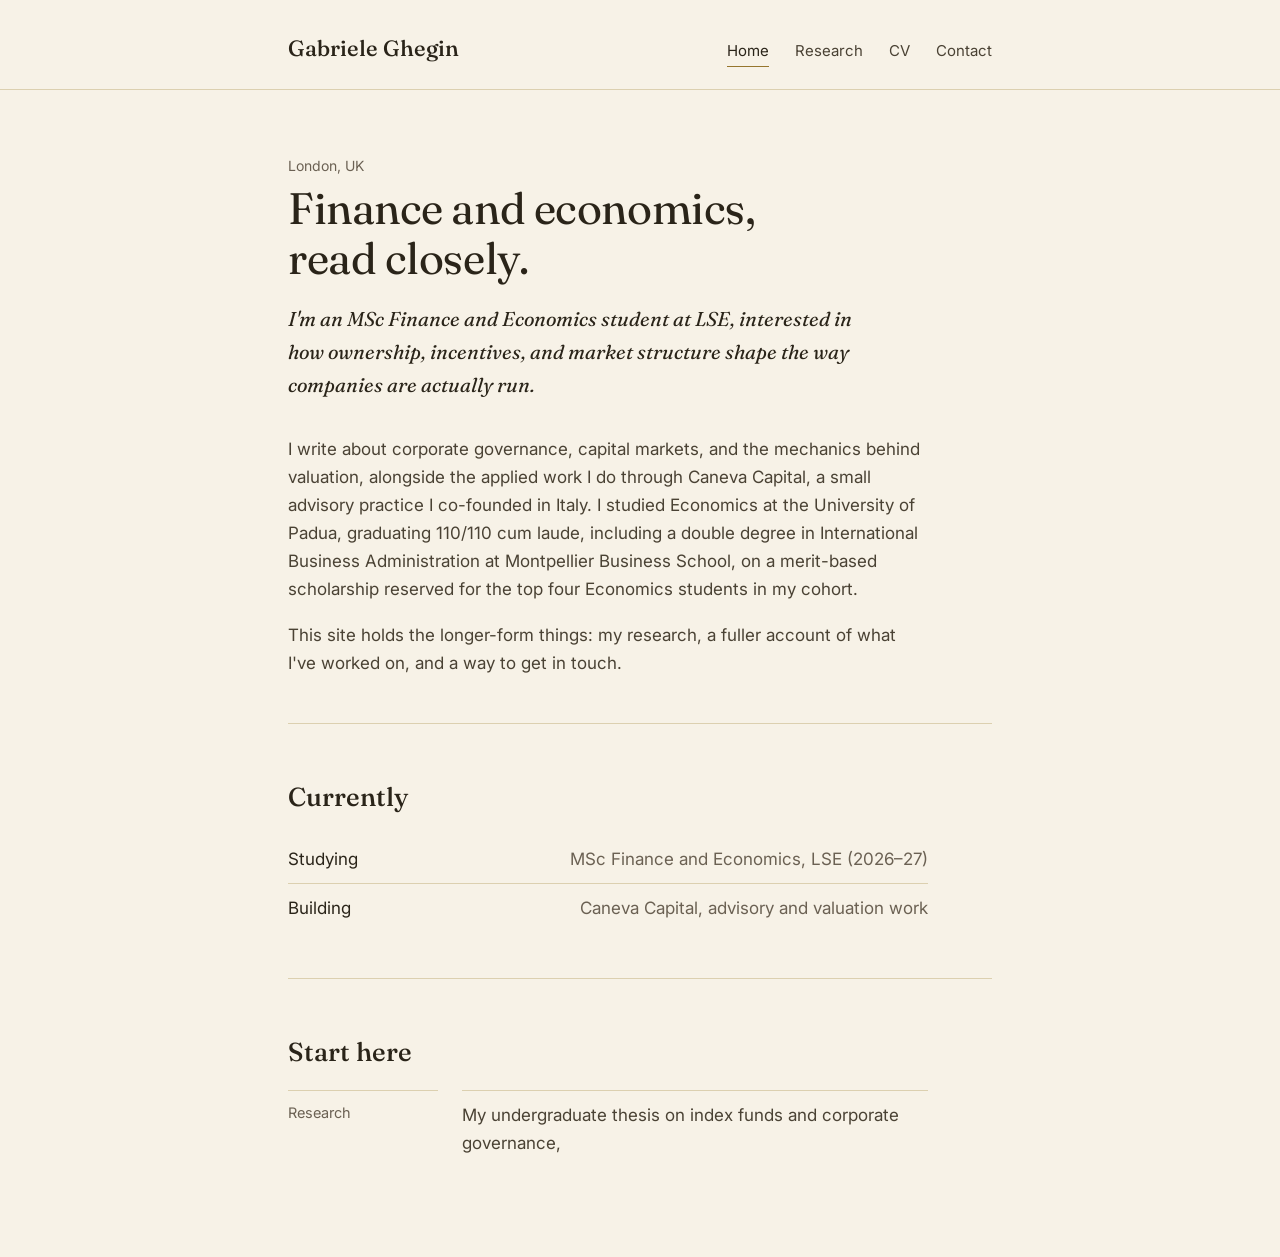
<file: index.html>
<!DOCTYPE html>
<html lang="en">
<head>
<meta charset="UTF-8">
<meta name="viewport" content="width=device-width, initial-scale=1.0">
<title>Gabriele Ghegin</title>
<meta name="description" content="Gabriele Ghegin — MSc Finance and Economics, LSE. Research, experience, and contact.">
<link rel="stylesheet" href="style.css">
</head>
<body>

<header class="masthead">
  <div class="row">
    <a class="brand" href="index.html">Gabriele Ghegin</a>
    <nav class="primary">
      <a class="current" href="index.html">Home</a>
      <a href="research.html">Research</a>
      <a href="cv.html">CV</a>
      <a href="contact.html">Contact</a>
    </nav>
  </div>
</header>

<main>
  <div class="wrap">
    <p class="meta">London, UK</p>
    <h1>Finance and economics,<br>read closely.</h1>
    <p class="lede">I'm an MSc Finance and Economics student at LSE, interested in how ownership, incentives, and market structure shape the way companies are actually run.</p>

    <p>I write about corporate governance, capital markets, and the mechanics behind valuation, alongside the applied work I do through Caneva Capital, a small advisory practice I co-founded in Italy. I studied Economics at the University of Padua, graduating 110/110 cum laude, including a double degree in International Business Administration at Montpellier Business School, on a merit-based scholarship reserved for the top four Economics students in my cohort.</p>

    <p>This site holds the longer-form things: my research, a fuller account of what I've worked on, and a way to get in touch.</p>

    <hr class="rule">

    <h2>Currently</h2>
    <ul class="plain">
      <li><span class="label">Studying</span><span class="value">MSc Finance and Economics, LSE (2026–27)</span></li>
      <li><span class="label">Building</span><span class="value">Caneva Capital, advisory and valuation work</span></li>
    </ul>

    <hr class="rule">

    <h2>Start here</h2>
    <div class="two-col">
      <dt>Research</dt>
      <dd>My undergraduate thesis on index funds and corporate governance,
</file>
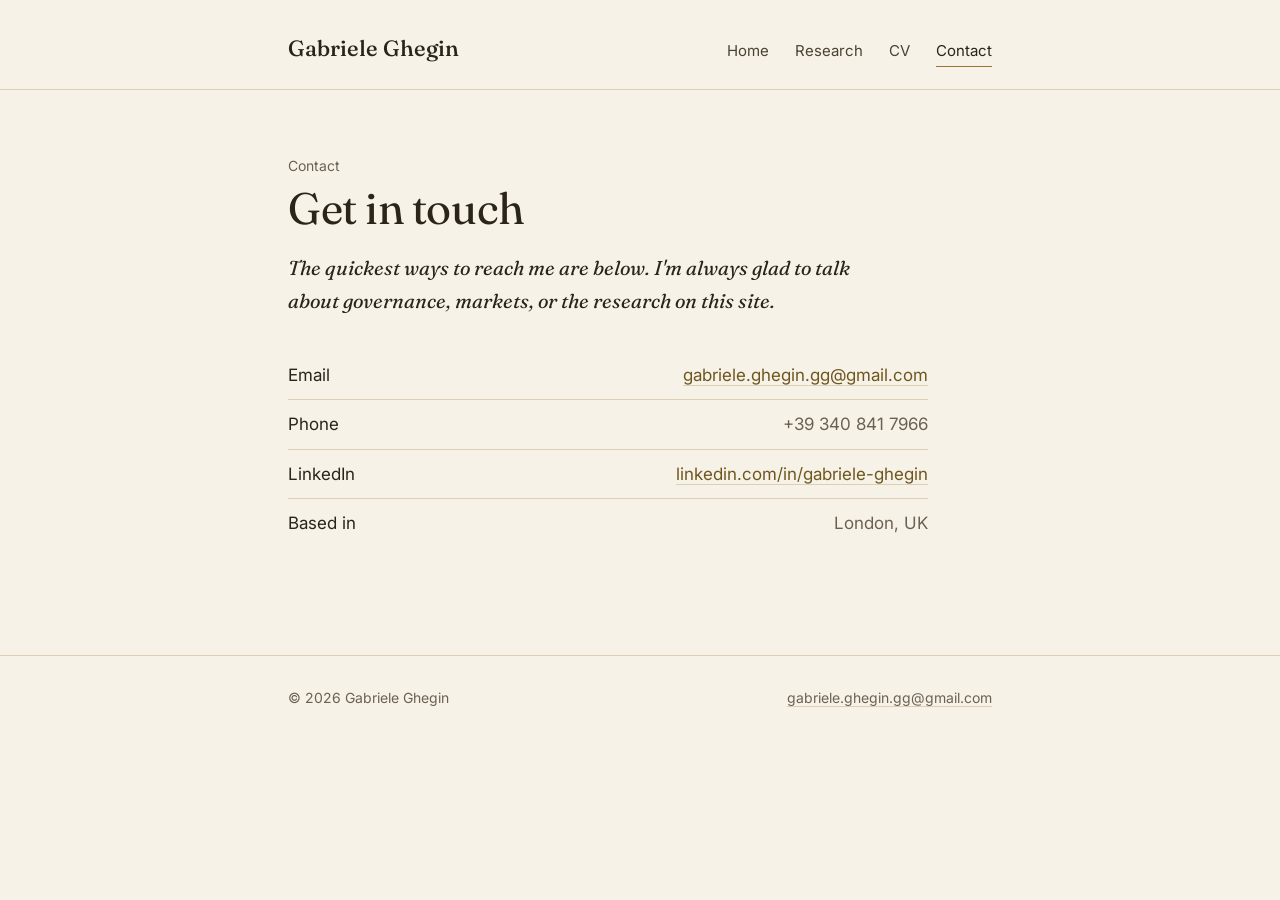
<file: contact.html>
<!DOCTYPE html>
<html lang="en">
<head>
<meta charset="UTF-8">
<meta name="viewport" content="width=device-width, initial-scale=1.0">
<title>Contact — Gabriele Ghegin</title>
<meta name="description" content="Get in touch with Gabriele Ghegin.">
<link rel="stylesheet" href="style.css">
</head>
<body>

<header class="masthead">
  <div class="row">
    <a class="brand" href="index.html">Gabriele Ghegin</a>
    <nav class="primary">
      <a href="index.html">Home</a>
      <a href="research.html">Research</a>
      <a href="cv.html">CV</a>
      <a class="current" href="contact.html">Contact</a>
    </nav>
  </div>
</header>

<main>
  <div class="wrap">
    <p class="meta">Contact</p>
    <h1>Get in touch</h1>
    <p class="lede">The quickest ways to reach me are below. I'm always glad to talk about governance, markets, or the research on this site.</p>

    <ul class="plain">
      <li><span class="label">Email</span><span class="value"><a href="mailto:gabriele.ghegin.gg@gmail.com">gabriele.ghegin.gg@gmail.com</a></span></li>
      <li><span class="label">Phone</span><span class="value">+39 340 841 7966</span></li>
      <li><span class="label">LinkedIn</span><span class="value"><a href="https://www.linkedin.com/in/gabriele-ghegin-740104318/" target="_blank" rel="noopener">linkedin.com/in/gabriele-ghegin</a></span></li>
      <li><span class="label">Based in</span><span class="value">London, UK</span></li>
    </ul>
  </div>
</main>

<footer>
  <div class="row">
    <span>© 2026 Gabriele Ghegin</span>
    <span><a href="mailto:gabriele.ghegin.gg@gmail.com">gabriele.ghegin.gg@gmail.com</a></span>
  </div>
</footer>

</body>
</html>
</file>
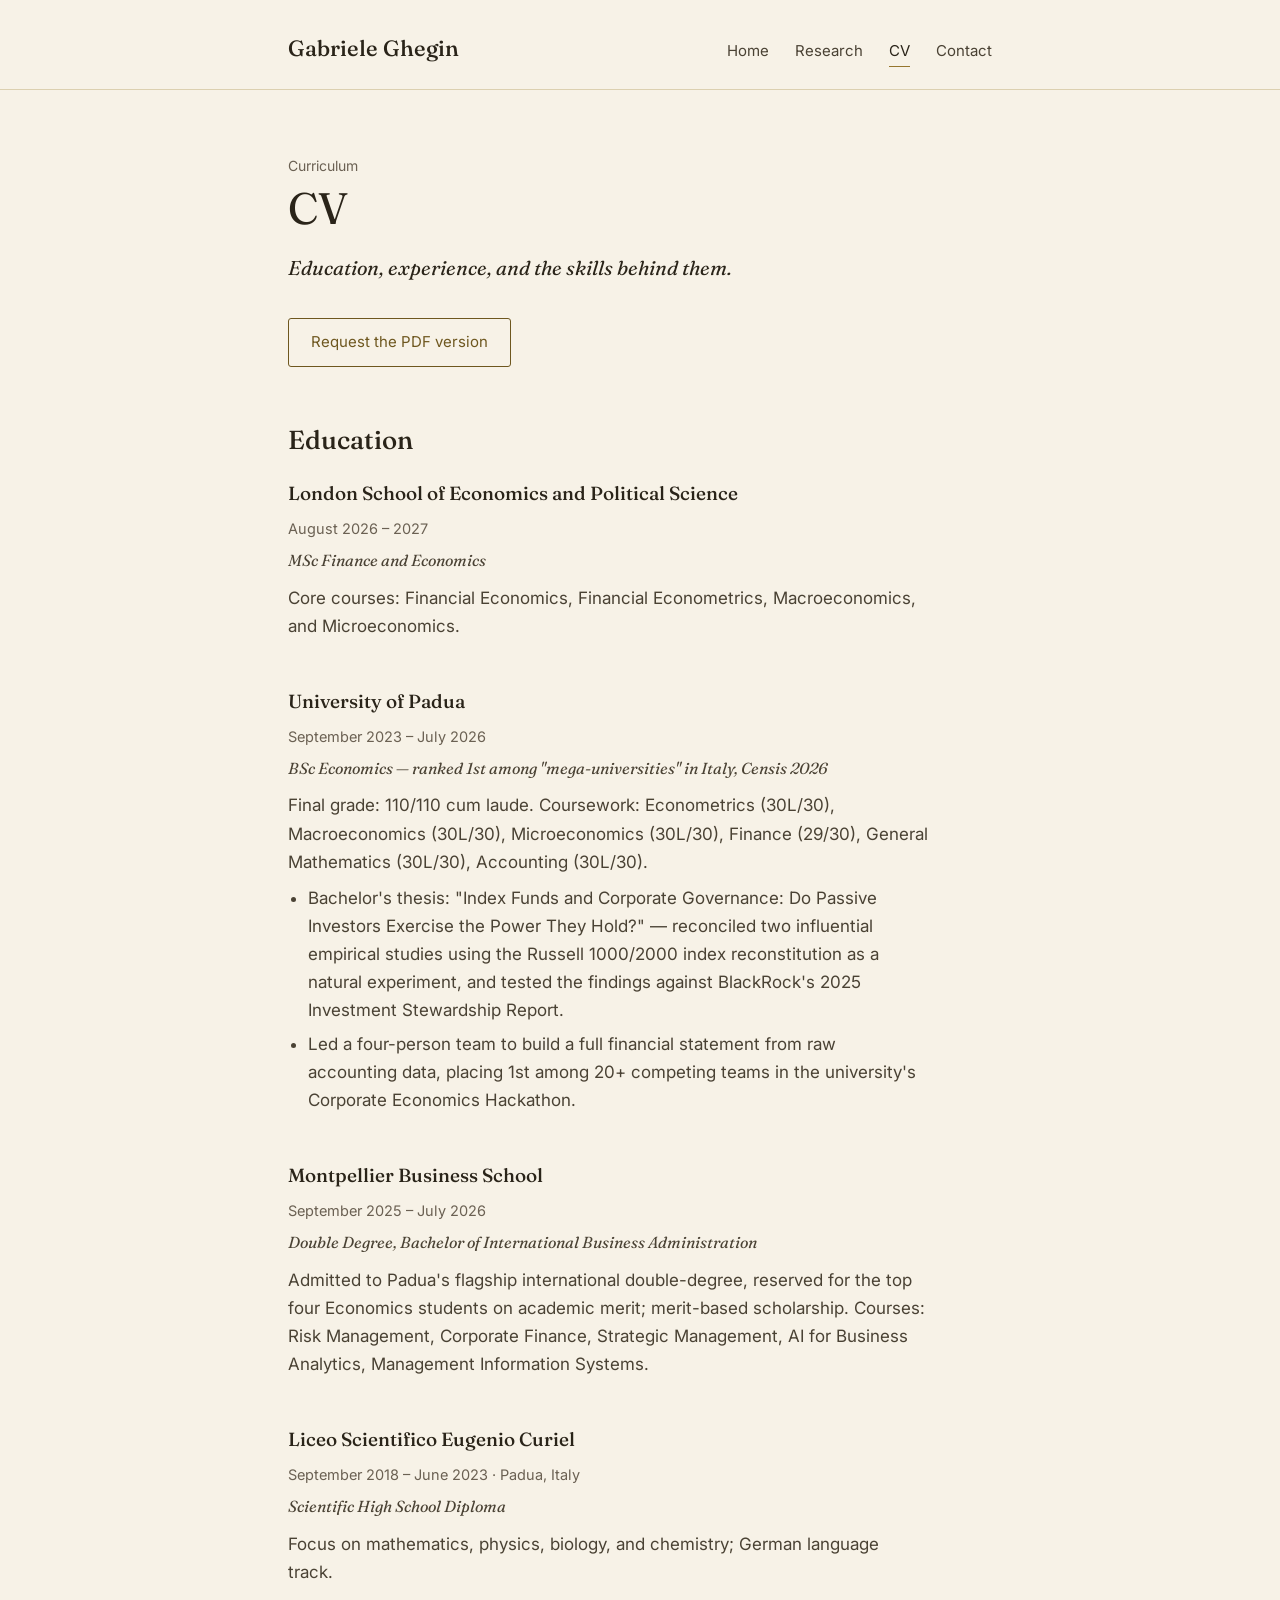
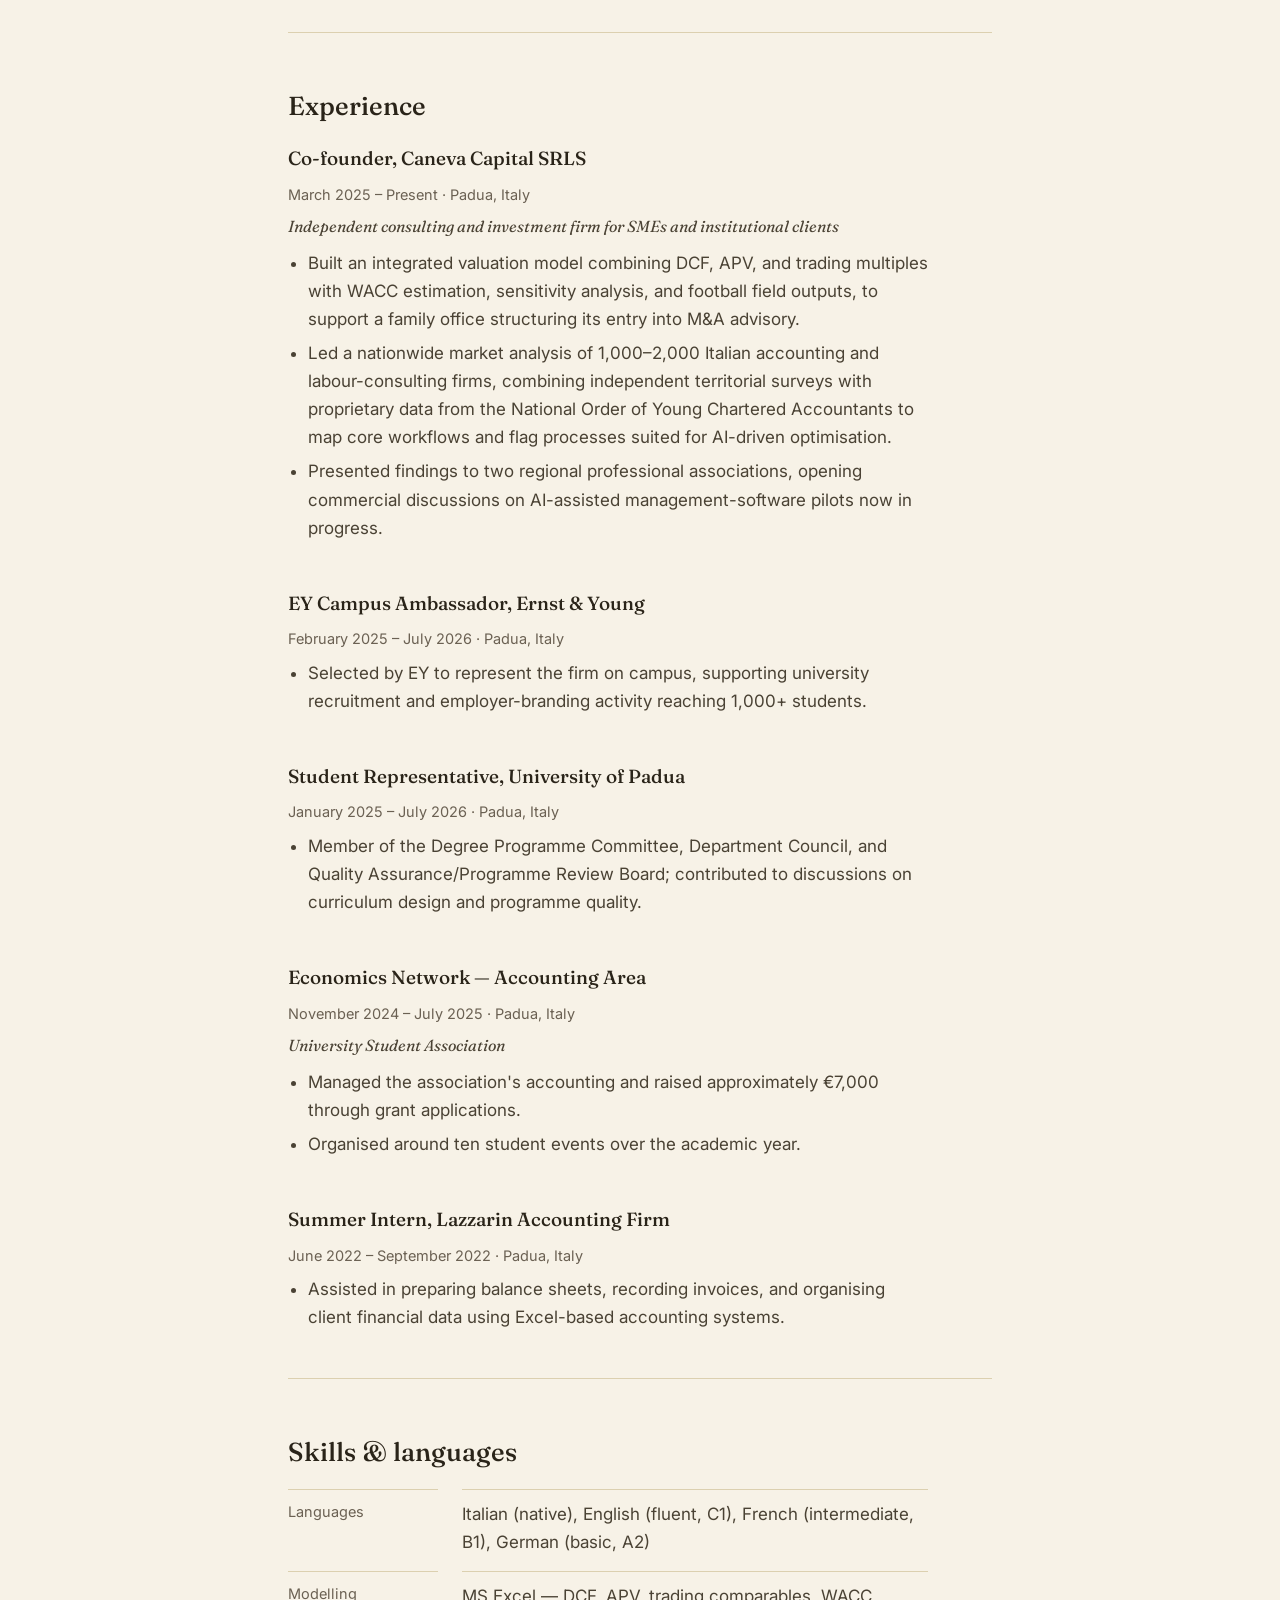
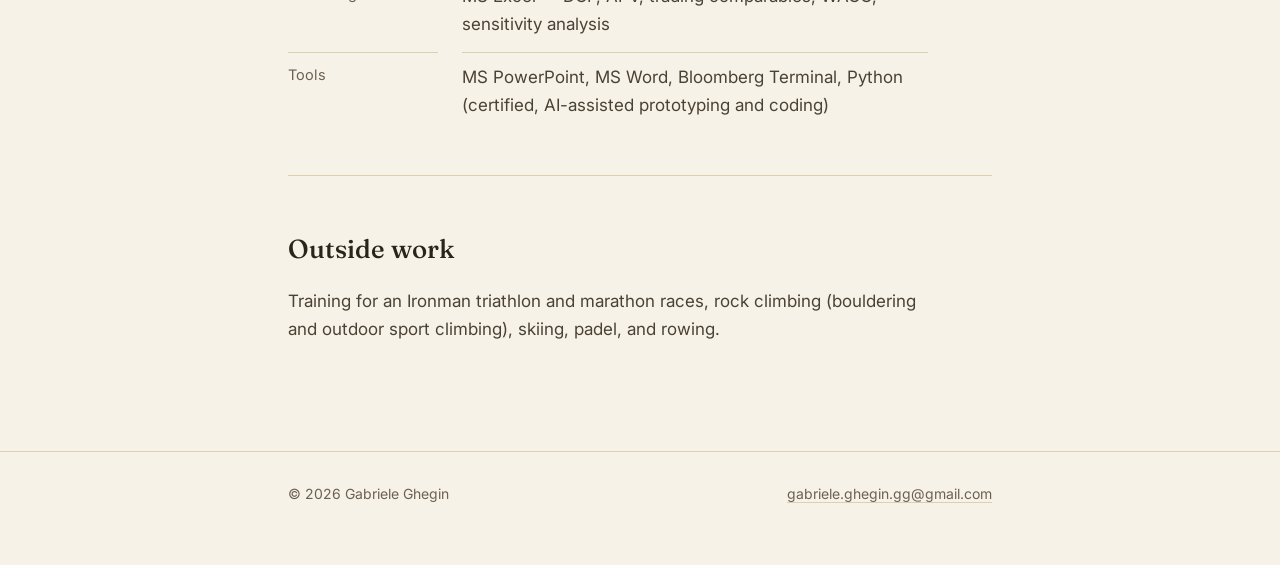
<file: cv.html>
<!DOCTYPE html>
<html lang="en">
<head>
<meta charset="UTF-8">
<meta name="viewport" content="width=device-width, initial-scale=1.0">
<title>CV — Gabriele Ghegin</title>
<meta name="description" content="Education and experience of Gabriele Ghegin.">
<link rel="stylesheet" href="style.css">
</head>
<body>

<header class="masthead">
  <div class="row">
    <a class="brand" href="index.html">Gabriele Ghegin</a>
    <nav class="primary">
      <a href="index.html">Home</a>
      <a href="research.html">Research</a>
      <a class="current" href="cv.html">CV</a>
      <a href="contact.html">Contact</a>
    </nav>
  </div>
</header>

<main>
  <div class="wrap">
    <p class="meta">Curriculum</p>
    <h1>CV</h1>
    <p class="lede">Education, experience, and the skills behind them.</p>

    <a class="pill-btn" href="mailto:gabriele.ghegin.gg@gmail.com">Request the PDF version</a>

    <h2>Education</h2>

    <div class="entry">
      <h3>London School of Economics and Political Science</h3>
      <div class="when">August 2026 – 2027</div>
      <div class="where">MSc Finance and Economics</div>
      <p style="margin:0;">Core courses: Financial Economics, Financial Econometrics, Macroeconomics, and Microeconomics.</p>
    </div>

    <div class="entry">
      <h3>University of Padua</h3>
      <div class="when">September 2023 – July 2026</div>
      <div class="where">BSc Economics — ranked 1st among "mega-universities" in Italy, Censis 2026</div>
      <p style="margin:0 0 8px;">Final grade: 110/110 cum laude. Coursework: Econometrics (30L/30), Macroeconomics (30L/30), Microeconomics (30L/30), Finance (29/30), General Mathematics (30L/30), Accounting (30L/30).</p>
      <ul>
        <li>Bachelor's thesis: "Index Funds and Corporate Governance: Do Passive Investors Exercise the Power They Hold?" — reconciled two influential empirical studies using the Russell 1000/2000 index reconstitution as a natural experiment, and tested the findings against BlackRock's 2025 Investment Stewardship Report.</li>
        <li>Led a four-person team to build a full financial statement from raw accounting data, placing 1st among 20+ competing teams in the university's Corporate Economics Hackathon.</li>
      </ul>
    </div>

    <div class="entry">
      <h3>Montpellier Business School</h3>
      <div class="when">September 2025 – July 2026</div>
      <div class="where">Double Degree, Bachelor of International Business Administration</div>
      <p style="margin:0;">Admitted to Padua's flagship international double-degree, reserved for the top four Economics students on academic merit; merit-based scholarship. Courses: Risk Management, Corporate Finance, Strategic Management, AI for Business Analytics, Management Information Systems.</p>
    </div>

    <div class="entry">
      <h3>Liceo Scientifico Eugenio Curiel</h3>
      <div class="when">September 2018 – June 2023 · Padua, Italy</div>
      <div class="where">Scientific High School Diploma</div>
      <p style="margin:0;">Focus on mathematics, physics, biology, and chemistry; German language track.</p>
    </div>

    <hr class="rule">

    <h2>Experience</h2>

    <div class="entry">
      <h3>Co-founder, Caneva Capital SRLS</h3>
      <div class="when">March 2025 – Present · Padua, Italy</div>
      <div class="where">Independent consulting and investment firm for SMEs and institutional clients</div>
      <ul>
        <li>Built an integrated valuation model combining DCF, APV, and trading multiples with WACC estimation, sensitivity analysis, and football field outputs, to support a family office structuring its entry into M&amp;A advisory.</li>
        <li>Led a nationwide market analysis of 1,000–2,000 Italian accounting and labour-consulting firms, combining independent territorial surveys with proprietary data from the National Order of Young Chartered Accountants to map core workflows and flag processes suited for AI-driven optimisation.</li>
        <li>Presented findings to two regional professional associations, opening commercial discussions on AI-assisted management-software pilots now in progress.</li>
      </ul>
    </div>

    <div class="entry">
      <h3>EY Campus Ambassador, Ernst &amp; Young</h3>
      <div class="when">February 2025 – July 2026 · Padua, Italy</div>
      <ul>
        <li>Selected by EY to represent the firm on campus, supporting university recruitment and employer-branding activity reaching 1,000+ students.</li>
      </ul>
    </div>

    <div class="entry">
      <h3>Student Representative, University of Padua</h3>
      <div class="when">January 2025 – July 2026 · Padua, Italy</div>
      <ul>
        <li>Member of the Degree Programme Committee, Department Council, and Quality Assurance/Programme Review Board; contributed to discussions on curriculum design and programme quality.</li>
      </ul>
    </div>

    <div class="entry">
      <h3>Economics Network — Accounting Area</h3>
      <div class="when">November 2024 – July 2025 · Padua, Italy</div>
      <div class="where">University Student Association</div>
      <ul>
        <li>Managed the association's accounting and raised approximately €7,000 through grant applications.</li>
        <li>Organised around ten student events over the academic year.</li>
      </ul>
    </div>

    <div class="entry">
      <h3>Summer Intern, Lazzarin Accounting Firm</h3>
      <div class="when">June 2022 – September 2022 · Padua, Italy</div>
      <ul>
        <li>Assisted in preparing balance sheets, recording invoices, and organising client financial data using Excel-based accounting systems.</li>
      </ul>
    </div>

    <hr class="rule">

    <h2>Skills &amp; languages</h2>
    <div class="two-col">
      <dt>Languages</dt>
      <dd>Italian (native), English (fluent, C1), French (intermediate, B1), German (basic, A2)</dd>
      <dt>Modelling</dt>
      <dd>MS Excel — DCF, APV, trading comparables, WACC, sensitivity analysis</dd>
      <dt>Tools</dt>
      <dd>MS PowerPoint, MS Word, Bloomberg Terminal, Python (certified, AI-assisted prototyping and coding)</dd>
    </div>

    <hr class="rule">

    <h2>Outside work</h2>
    <p>Training for an Ironman triathlon and marathon races, rock climbing (bouldering and outdoor sport climbing), skiing, padel, and rowing.</p>
  </div>
</main>

<footer>
  <div class="row">
    <span>© 2026 Gabriele Ghegin</span>
    <span><a href="mailto:gabriele.ghegin.gg@gmail.com">gabriele.ghegin.gg@gmail.com</a></span>
  </div>
</footer>

</body>
</html>
</file>
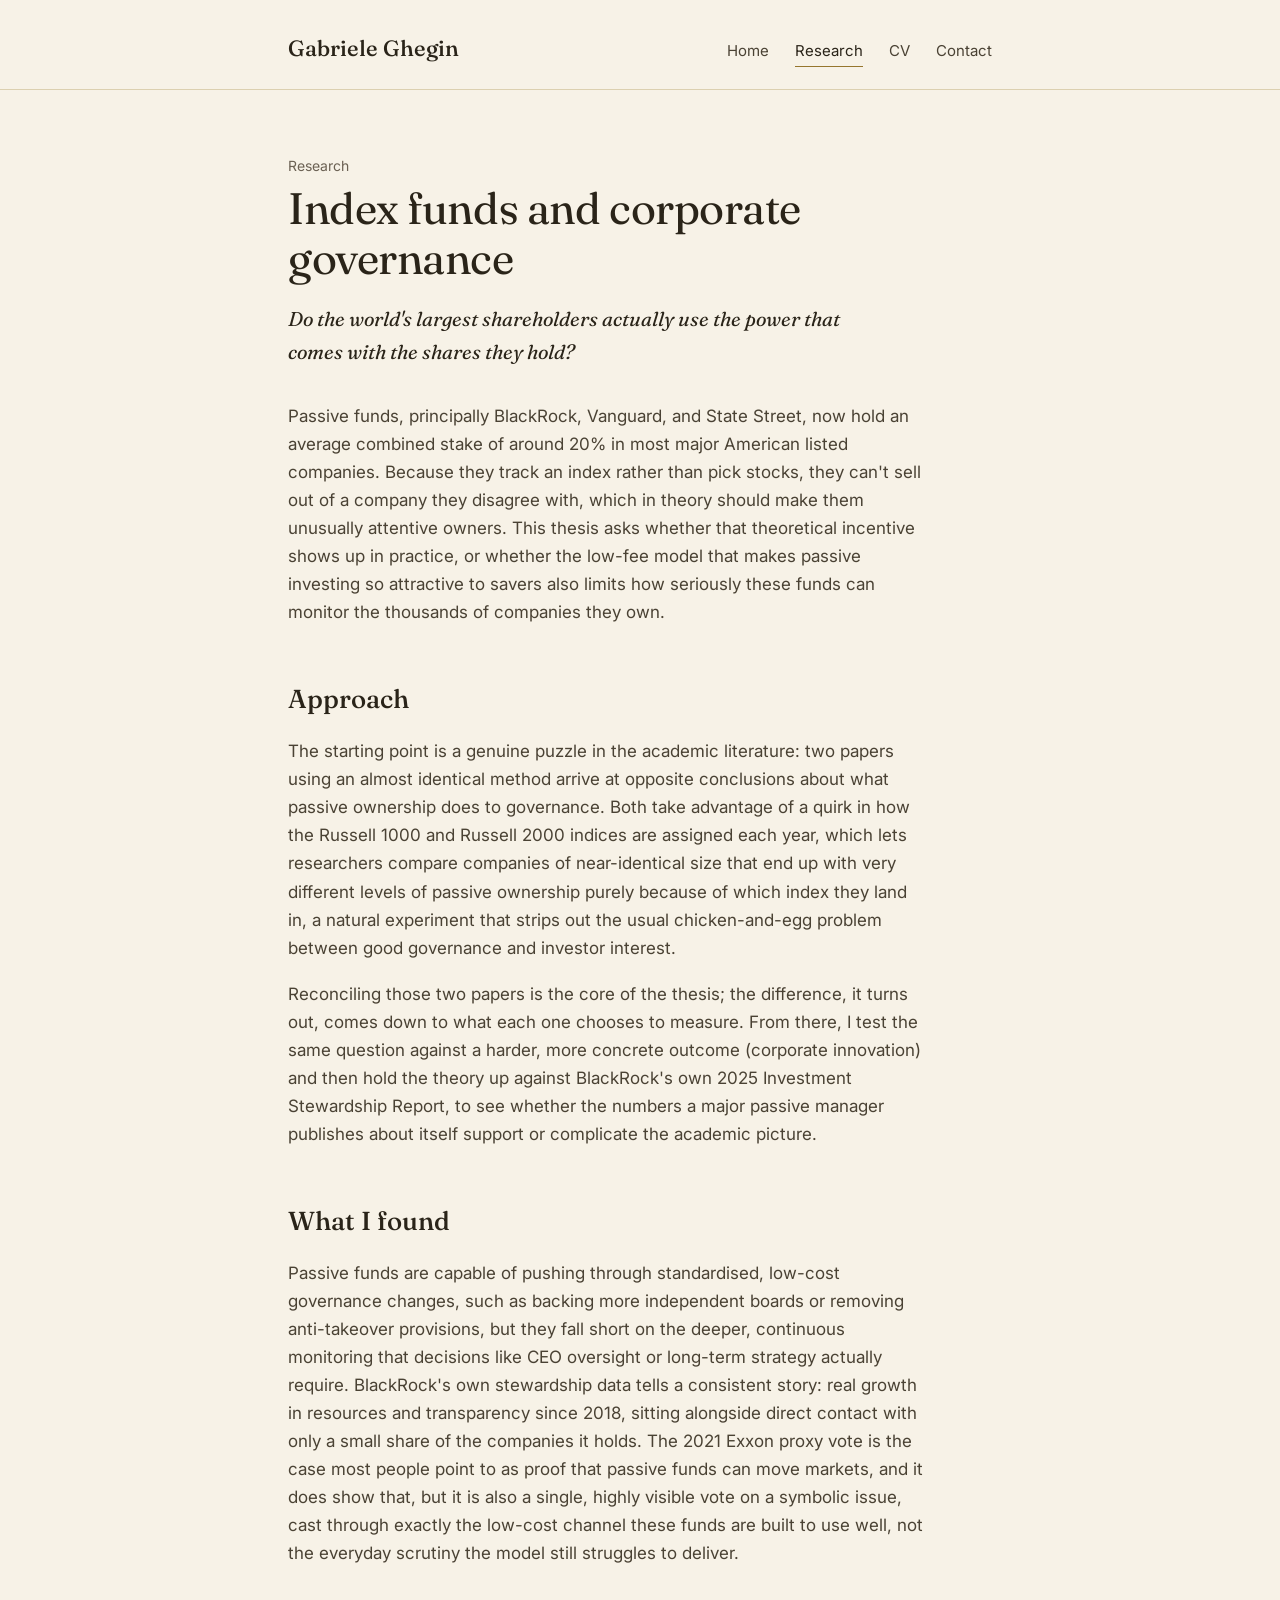
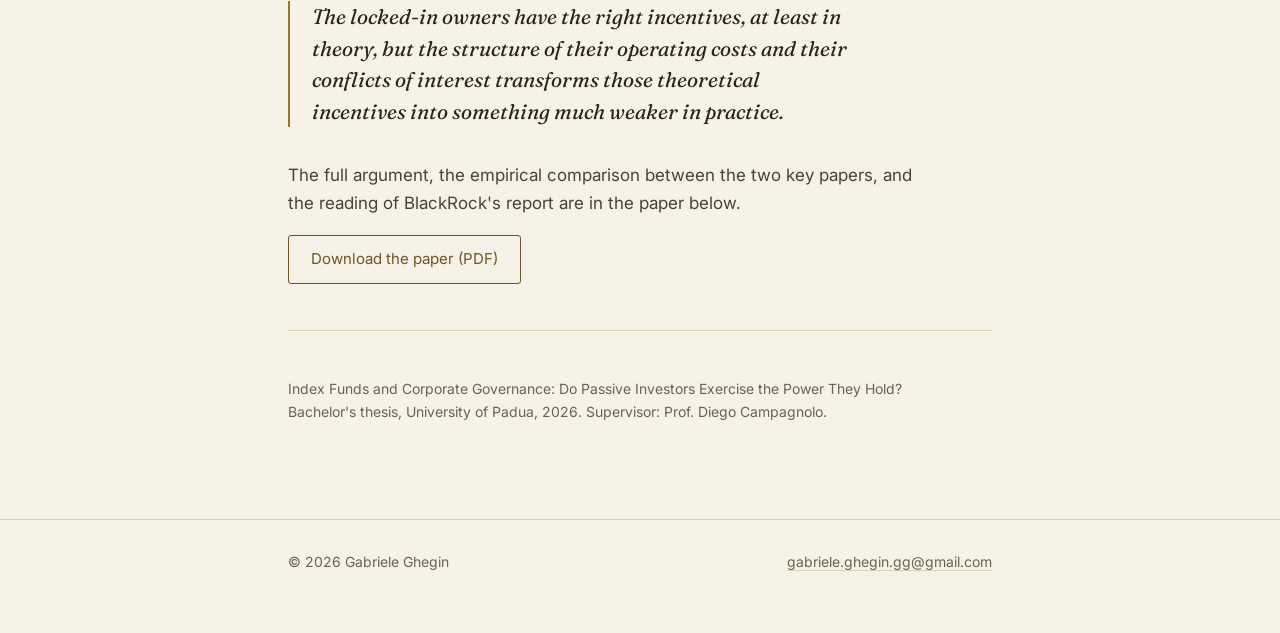
<file: research.html>
<!DOCTYPE html>
<html lang="en">
<head>
<meta charset="UTF-8">
<meta name="viewport" content="width=device-width, initial-scale=1.0">
<title>Research — Gabriele Ghegin</title>
<meta name="description" content="Research by Gabriele Ghegin, including a thesis on index funds and corporate governance.">
<link rel="stylesheet" href="style.css">
</head>
<body>

<header class="masthead">
  <div class="row">
    <a class="brand" href="index.html">Gabriele Ghegin</a>
    <nav class="primary">
      <a href="index.html">Home</a>
      <a class="current" href="research.html">Research</a>
      <a href="cv.html">CV</a>
      <a href="contact.html">Contact</a>
    </nav>
  </div>
</header>

<main>
  <div class="wrap">
    <p class="meta">Research</p>
    <h1>Index funds and corporate governance</h1>
    <p class="lede">Do the world's largest shareholders actually use the power that comes with the shares they hold?</p>

    <p>Passive funds, principally BlackRock, Vanguard, and State Street, now hold an average combined stake of around 20% in most major American listed companies. Because they track an index rather than pick stocks, they can't sell out of a company they disagree with, which in theory should make them unusually attentive owners. This thesis asks whether that theoretical incentive shows up in practice, or whether the low-fee model that makes passive investing so attractive to savers also limits how seriously these funds can monitor the thousands of companies they own.</p>

    <h2>Approach</h2>
    <p>The starting point is a genuine puzzle in the academic literature: two papers using an almost identical method arrive at opposite conclusions about what passive ownership does to governance. Both take advantage of a quirk in how the Russell 1000 and Russell 2000 indices are assigned each year, which lets researchers compare companies of near-identical size that end up with very different levels of passive ownership purely because of which index they land in, a natural experiment that strips out the usual chicken-and-egg problem between good governance and investor interest.</p>
    <p>Reconciling those two papers is the core of the thesis; the difference, it turns out, comes down to what each one chooses to measure. From there, I test the same question against a harder, more concrete outcome (corporate innovation) and then hold the theory up against BlackRock's own 2025 Investment Stewardship Report, to see whether the numbers a major passive manager publishes about itself support or complicate the academic picture.</p>

    <h2>What I found</h2>
    <p>Passive funds are capable of pushing through standardised, low-cost governance changes, such as backing more independent boards or removing anti-takeover provisions, but they fall short on the deeper, continuous monitoring that decisions like CEO oversight or long-term strategy actually require. BlackRock's own stewardship data tells a consistent story: real growth in resources and transparency since 2018, sitting alongside direct contact with only a small share of the companies it holds. The 2021 Exxon proxy vote is the case most people point to as proof that passive funds can move markets, and it does show that, but it is also a single, highly visible vote on a symbolic issue, cast through exactly the low-cost channel these funds are built to use well, not the everyday scrutiny the model still struggles to deliver.</p>

    <blockquote>The locked-in owners have the right incentives, at least in theory, but the structure of their operating costs and their conflicts of interest transforms those theoretical incentives into something much weaker in practice.</blockquote>

    <p>The full argument, the empirical comparison between the two key papers, and the reading of BlackRock's report are in the paper below.</p>

    <a class="pill-btn" href="ghegin-thesis-index-funds-governance.pdf">Download the paper (PDF)</a>

    <hr class="rule">

    <p class="meta">Index Funds and Corporate Governance: Do Passive Investors Exercise the Power They Hold?<br>Bachelor's thesis, University of Padua, 2026. Supervisor: Prof. Diego Campagnolo.</p>
  </div>
</main>

<footer>
  <div class="row">
    <span>© 2026 Gabriele Ghegin</span>
    <span><a href="mailto:gabriele.ghegin.gg@gmail.com">gabriele.ghegin.gg@gmail.com</a></span>
  </div>
</footer>

</body>
</html>
</file>
<file: style.css>
@import url('https://fonts.googleapis.com/css2?family=Fraunces:ital,opsz,wght@0,9..144,300;0,9..144,400;0,9..144,500;0,9..144,600;1,9..144,400&family=Inter:wght@400;500;600&display=swap');

:root {
  --cream: #F7F2E7;
  --cream-deep: #F1EAD9;
  --ink: #2A2419;
  --ink-soft: #4A4234;
  --taupe: #6B6153;
  --gold: #96762E;
  --gold-deep: #6E571F;
  --rule: #DCD0B0;
  --max: 640px;
}

* { box-sizing: border-box; }

html { scroll-behavior: smooth; }

body {
  margin: 0;
  background: var(--cream);
  color: var(--ink);
  font-family: 'Inter', sans-serif;
  font-size: 17px;
  line-height: 1.65;
  -webkit-font-smoothing: antialiased;
}

::selection { background: var(--gold); color: var(--cream); }

a { color: var(--gold-deep); text-decoration: none; border-bottom: 1px solid var(--rule); transition: border-color .15s ease, color .15s ease; }
a:hover { border-color: var(--gold-deep); color: var(--ink); }
a:focus-visible, button:focus-visible { outline: 2px solid var(--gold-deep); outline-offset: 3px; }

.wrap {
  max-width: 760px;
  margin: 0 auto;
  padding: 0 28px;
}

/* Masthead */
header.masthead {
  border-bottom: 1px solid var(--rule);
  padding: 30px 0 22px;
}
header.masthead .row {
  max-width: 760px;
  margin: 0 auto;
  padding: 0 28px;
  display: flex;
  align-items: baseline;
  justify-content: space-between;
  flex-wrap: wrap;
  gap: 14px;
}
.brand {
  font-family: 'Fraunces', serif;
  font-weight: 500;
  font-size: 22px;
  color: var(--ink);
  border: none;
}
.brand:hover { color: var(--gold-deep); border: none; }
nav.primary { display: flex; gap: 26px; }
nav.primary a {
  font-size: 15px;
  color: var(--ink-soft);
  border: none;
  padding-bottom: 2px;
}
nav.primary a:hover { color: var(--gold-deep); }
nav.primary a.current { color: var(--ink); border-bottom: 1px solid var(--gold); }

main { padding: 64px 0 90px; }

h1 {
  font-family: 'Fraunces', serif;
  font-weight: 400;
  font-size: 44px;
  line-height: 1.15;
  letter-spacing: -0.01em;
  margin: 0 0 18px;
  color: var(--ink);
}
h2 {
  font-family: 'Fraunces', serif;
  font-weight: 500;
  font-size: 26px;
  margin: 52px 0 16px;
  color: var(--ink);
}
h3 {
  font-family: 'Fraunces', serif;
  font-weight: 500;
  font-size: 19px;
  margin: 30px 0 8px;
  color: var(--ink);
}

p { margin: 0 0 18px; max-width: var(--max); color: var(--ink-soft); }
p.lede {
  font-size: 20px;
  font-family: 'Fraunces', serif;
  font-style: italic;
  font-weight: 400;
  color: var(--ink);
  max-width: 600px;
  margin-bottom: 34px;
}

.rule { border: none; border-top: 1px solid var(--rule); margin: 46px 0; }

.meta {
  color: var(--taupe);
  font-size: 14px;
  margin-bottom: 6px;
}

ul.plain { list-style: none; padding: 0; margin: 0 0 18px; max-width: var(--max); }
ul.plain li {
  padding: 10px 0;
  border-bottom: 1px solid var(--rule);
  color: var(--ink-soft);
  display: flex;
  justify-content: space-between;
  gap: 20px;
}
ul.plain li:last-child { border-bottom: none; }
ul.plain .label { color: var(--ink); }
ul.plain .value { color: var(--taupe); text-align: right; white-space: nowrap; }

.pill-btn {
  display: inline-block;
  border: 1px solid var(--gold-deep);
  color: var(--gold-deep) !important;
  padding: 11px 22px;
  border-radius: 3px;
  font-size: 15px;
  border-bottom: 1px solid var(--gold-deep);
}
.pill-btn:hover { background: var(--gold-deep); color: var(--cream) !important; }

.entry { margin-bottom: 46px; max-width: var(--max); }
.entry h3 { margin-top: 0; }
.entry .when { color: var(--taupe); font-size: 14.5px; margin-bottom: 6px; }
.entry .where { color: var(--ink-soft); font-style: italic; margin-bottom: 10px; font-family: 'Fraunces', serif; font-size: 16px;}
.entry ul { margin: 8px 0 0; padding-left: 20px; color: var(--ink-soft); }
.entry ul li { margin-bottom: 6px; }

.two-col {
  display: grid;
  grid-template-columns: 150px 1fr;
  gap: 4px 24px;
  max-width: var(--max);
}
.two-col dt { color: var(--taupe); font-size: 14.5px; padding: 10px 0; border-top: 1px solid var(--rule); }
.two-col dd { margin: 0; padding: 10px 0; border-top: 1px solid var(--rule); color: var(--ink-soft); }

blockquote {
  font-family: 'Fraunces', serif;
  font-style: italic;
  font-size: 21px;
  line-height: 1.5;
  color: var(--ink);
  max-width: 560px;
  margin: 34px 0;
  padding-left: 22px;
  border-left: 2px solid var(--gold);
}

footer {
  border-top: 1px solid var(--rule);
  padding: 30px 0 60px;
  color: var(--taupe);
  font-size: 14px;
}
footer .row { max-width: 760px; margin: 0 auto; padding: 0 28px; display: flex; justify-content: space-between; flex-wrap: wrap; gap: 10px; }
footer a { color: var(--taupe); border-bottom: 1px solid var(--rule); }
footer a:hover { color: var(--gold-deep); }

@media (max-width: 600px) {
  h1 { font-size: 34px; }
  .two-col { grid-template-columns: 1fr; }
  .two-col dt { border-top: none; padding-bottom: 0; font-weight: 600; }
  ul.plain li { flex-direction: column; gap: 2px; }
  ul.plain .value { text-align: left; }
}
</file>
